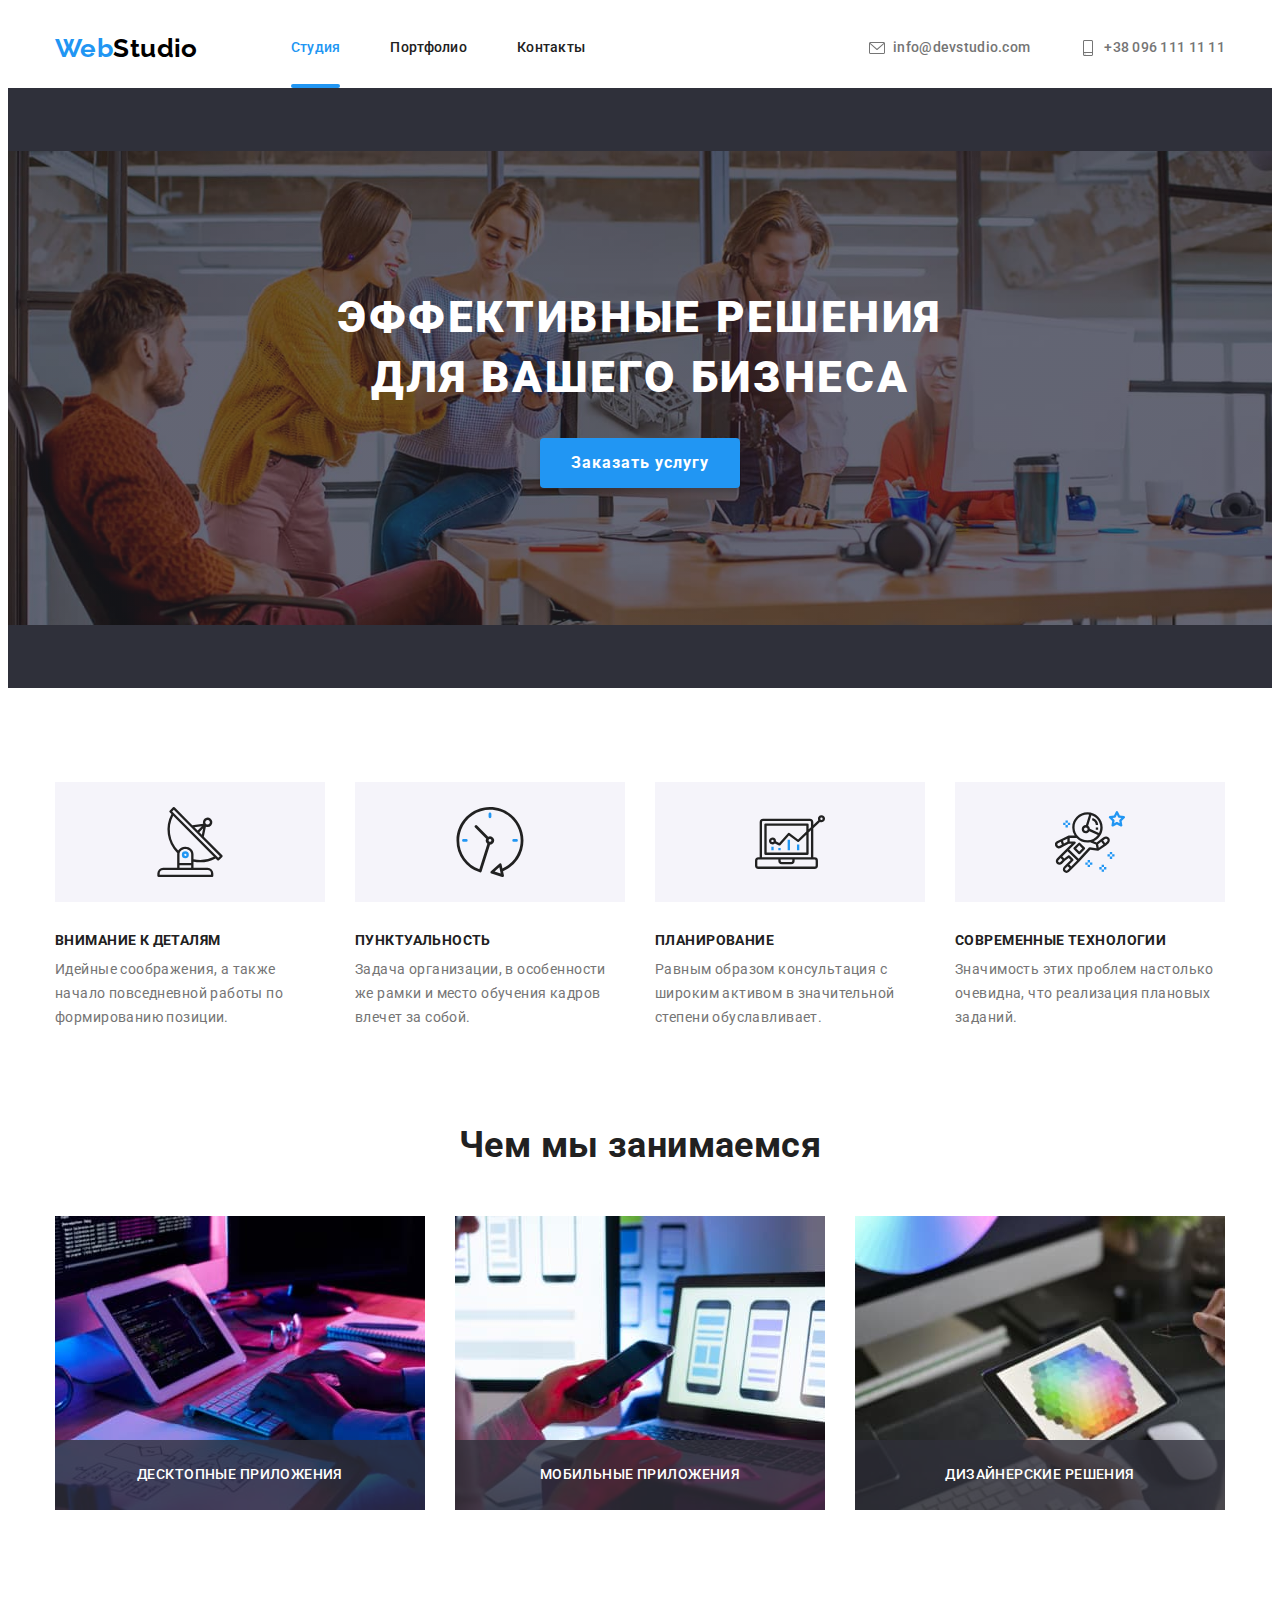
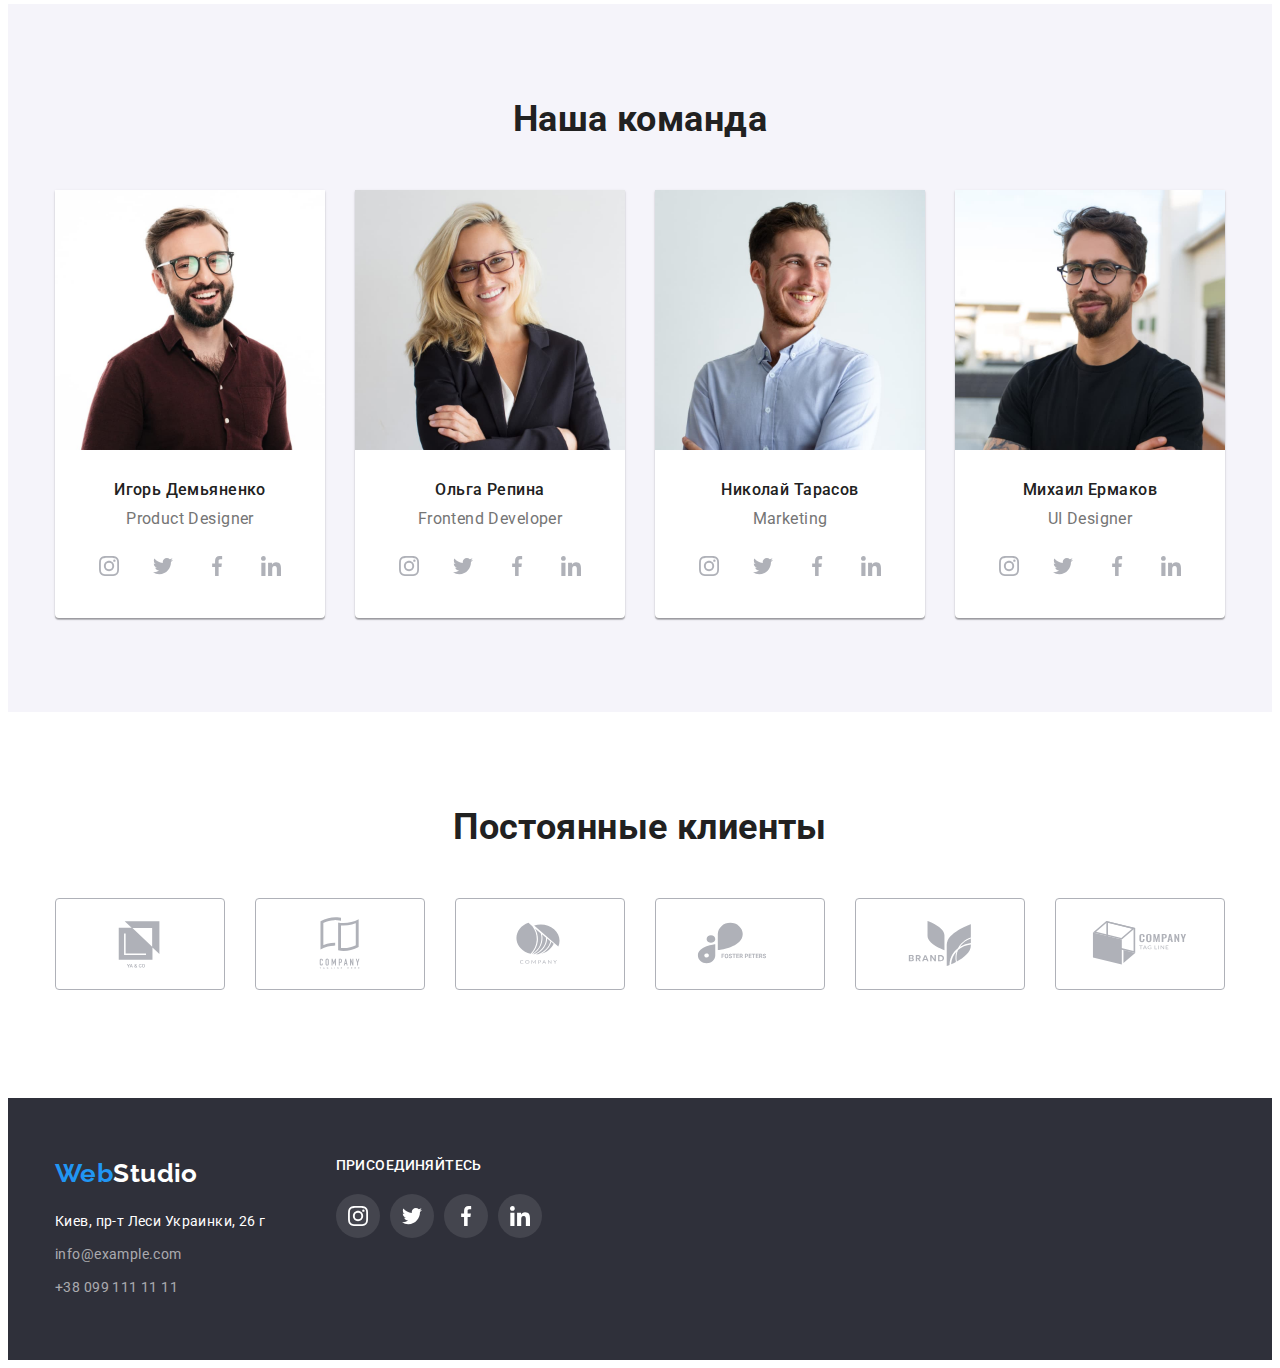
<file: index.html>
<!DOCTYPE html>
<html lang="ru">
<head>
    <meta charset="UTF-8">
    <meta http-equiv="X-UA-Compatible" content="IE=edge">
    <meta name="viewport" content="width=device-width, initial-scale=1.0">
    <title>WebStudio</title>
    <link href="https://fonts.googleapis.com/css2?family=Raleway:wght@700&family=Roboto:wght@400;500;700;900&display=swap" rel="stylesheet">
    <link rel="stylesheet" href="https://cdnjs.cloudflare.com/ajax/libs/modern-normalize/1.1.0/modern-normalize.min.css" integrity="sha512-wpPYUAdjBVSE4KJnH1VR1HeZfpl1ub8YT/NKx4PuQ5NmX2tKuGu6U/JRp5y+Y8XG2tV+wKQpNHVUX03MfMFn9Q==" crossorigin="anonymous" referrerpolicy="no-referrer" />
    <link rel="stylesheet" href="./CSS/style.css">
</head>
<body>
    <!-- Шапка -->
    <header>
        <div class="container header-body">
            <nav class="nav-body">
                <a class="logo" href="./index.html">Web<span>Studio</span></a>
                <ul class="nav-list">
                    <li class="item"><a class="link nav-link current" href="./index.html">Студия</a></li>
                    <li class="item"><a class="link nav-link" href="./portfolio.html">Портфолио</a></li>
                    <li class="item"><a class="link nav-link" href="">Контакты</a></li>
                </ul>
            </nav>
            <ul class="contact-list">
                <li class="item">
                    <a class="contact-link" href="mailto:info@devstudio.com">
                        <svg class="icon-contact-link"  width="16" height="16">
                            <use href="./images/sprite.svg#icon-envelope"></use>
                        </svg>
                    info@devstudio.com</a></li>
                <li class="item">
                    <a class="contact-link" href="tel:+380961111111">
                        <svg class="icon-contact-link"  width="16" height="16">
                            <use href="./images/sprite.svg#icon-smartphone"></use>
                        </svg>
                        +38 096 111 11 11</a></li>
            </ul>
        </div>
    </header>
    <main>
        <!-- Герой -->
        <section class="hero">
            <div class="hero-body">
                <div class="container">
                    <h1 class="hero-title">Эффективные решения для вашего бизнеса</h1>
                    <button class="hero-button" type="button" data-modal-open>Заказать услугу</button>
                </div>
            </div>
        </section>
        <!-- Особенности -->
        <section class="section">
            <div class="container">
                <h2 class="visually-hidden">Особенности</h2>
                <ul class="features-list">
                    <li class="item">
                        <div class="icon-feature">
                            <svg width="70" heihgt="70">
                                <use href="./images/sprite.svg#icon-antenna"></use>
                            </svg>
                        </div>
                        <h3 class="sub-title">Внимание к деталям</h3>
                        <p>Идейные соображения, а также начало повседневной работы по формированию позиции.</p>
                    </li>
                    <li class="item">
                        <div class="icon-feature">
                            <svg width="70" heihgt="70">
                                <use href="./images/sprite.svg#icon-clock"></use>
                            </svg>
                        </div>
                        <h3 class="sub-title">Пунктуальность</h3>
                        <p>Задача организации, в особенности же рамки и место обучения кадров влечет за собой.</p>
                    </li>
                    <li class="item">
                        <div class="icon-feature">
                            <svg width="70" heihgt="70">
                                <use href="./images/sprite.svg#icon-diagram"></use>
                            </svg>
                        </div>
                        <h3 class="sub-title">Планирование</h3>
                        <p>Равным образом консультация с широким активом в значительной степени обуславливает.</p>
                    </li>
                    <li class="item">
                        <div class="icon-feature">
                            <svg width="70" heihgt="70">
                                <use href="./images/sprite.svg#icon-astronaut"></use>
                            </svg>
                        </div>
                        <h3 class="sub-title">Современные технологии</h3>
                        <p>Значимость этих проблем настолько очевидна, что реализация плановых заданий.</p>
                    </li>
                </ul>
            </div>
        </section>
        <!-- Чем мы занимаемся -->
        <section class="section works">
            <div class="container">
            <h2 class="title">Чем мы занимаемся</h2>
            <ul class="work-list">
                <li class="work-list-item">
                    <img src="./images/box-1.jpg" alt="Десктопные приложения" width="370">
                    <p class="work-text">Десктопные приложения</p>
                </li>
                <li class="work-list-item">
                    <img src="./images/box-2.jpg" alt="Мобильные приложения" width="370">
                    <p class="work-text">Мобильные приложения</p>
                </li>
                <li class="work-list-item">
                    <img src="./images/box-3.jpg" alt="Дизайн" width="370">
                    <p class="work-text">Дизайнерские решения</p>
                </li>
            </ul>
            </div>
        </section>
        <!-- Наша команда -->
        <section class="section team">
            <div class="container">
            <h2 class="title">Наша команда</h2>
            <ul class="team-list">
                <li class="personal-card">
                    <img src="./images/img-1.jpg" alt="Фото Игорь Демьяненко" width="270">
                    <div class="card-description">
                        <h3 class="team-title">Игорь Демьяненко</h3>
                        <p class="team-position" lang="en">Product Designer</p>
                        <ul class="socio-list">
                            <li><a class="socio-link" href="https://www.instagram.com/" target="_blanc">
                                <svg class="icon-socio" width="20" height="20">
                                    <use href="./images/sprite.svg#icon-instagram"></use>
                                </svg>
                            </a>
                            </li>
                            <li><a class="socio-link" href="https://twitter.com/" target="_blanc">
                                    <svg class="icon-socio" width="20" height="20">
                                        <use href="./images/sprite.svg#icon-twitter"></use>
                                    </svg>
                                </a>
                            </li>
                            <li><a class="socio-link" href="https://www.facebook.com/" target="_blanc">
                                    <svg class="icon-socio" width="20" height="20">
                                        <use href="./images/sprite.svg#icon-facebook"></use>
                                    </svg>
                                </a>
                            </li>
                            <li><a class="socio-link" href="https://www.linkedin.com/" target="_blanc">
                                    <svg class="icon-socio" width="20" height="20">
                                        <use href="./images/sprite.svg#icon-linkedin"></use>
                                    </svg>
                                </a>
                            </li>
                        </ul>
                    </div>
                </li>
                <li class="personal-card">
                    <img src="./images/img-2.jpg" alt="Фото Ольга Репина" width="270">
                    <div class="card-description">
                        <h3 class="team-title">Ольга Репина</h3>
                        <p class="team-position" lang="en">Frontend Developer</p>
                        <ul class="socio-list">
                            <li><a class="socio-link" href="https://www.instagram.com/" target="_blanc">
                                    <svg class="icon-socio" width="20" height="20">
                                        <use href="./images/sprite.svg#icon-instagram"></use>
                                    </svg>
                                </a>
                            </li>
                            <li><a class="socio-link" href="https://twitter.com/" target="_blanc">
                                    <svg class="icon-socio" width="20" height="20">
                                        <use href="./images/sprite.svg#icon-twitter"></use>
                                    </svg>
                                </a>
                            </li>
                            <li><a class="socio-link" href="https://www.facebook.com/" target="_blanc">
                                    <svg class="icon-socio" width="20" height="20">
                                        <use href="./images/sprite.svg#icon-facebook"></use>
                                    </svg>
                                </a>
                            </li>
                            <li><a class="socio-link" href="https://www.linkedin.com/" target="_blanc">
                                    <svg class="icon-socio" width="20" height="20">
                                        <use href="./images/sprite.svg#icon-linkedin"></use>
                                    </svg>
                                </a>
                            </li>
                        </ul>
                    </div>
                </li>
                <li class="personal-card">
                    <img src="./images/img-3.jpg" alt="Фото Николай Тарасов" width="270">
                    <div class="card-description">
                        <h3 class="team-title">Николай Тарасов</h3>
                        <p class="team-position" lang="en">Marketing</p>
                        <ul class="socio-list">
                            <li><a class="socio-link" href="https://www.instagram.com/" target="_blanc">
                                    <svg class="icon-socio" width="20" height="20">
                                        <use href="./images/sprite.svg#icon-instagram"></use>
                                    </svg>
                                </a>
                            </li>
                            <li><a class="socio-link" href="https://twitter.com/" target="_blanc">
                                    <svg class="icon-socio" width="20" height="20">
                                        <use href="./images/sprite.svg#icon-twitter"></use>
                                    </svg>
                                </a>
                            </li>
                            <li><a class="socio-link" href="https://www.facebook.com/" target="_blanc">
                                    <svg class="icon-socio" width="20" height="20">
                                        <use href="./images/sprite.svg#icon-facebook"></use>
                                    </svg>
                                </a>
                            </li>
                            <li><a class="socio-link" href="https://www.linkedin.com/" target="_blanc">
                                    <svg class="icon-socio" width="20" height="20">
                                        <use href="./images/sprite.svg#icon-linkedin"></use>
                                    </svg>
                                </a>
                            </li>
                        </ul>
                    </div>
                </li>
                <li class="personal-card">
                    <img src="./images/img-4.jpg" alt="Фото Михаил Ермаков" width="270">
                    <div class="card-description">
                        <h3 class="team-title">Михаил Ермаков</h3>
                        <p class="team-position" lang="en">UI Designer</p>
                        <ul class="socio-list">
                            <li><a class="socio-link" href="https://www.instagram.com/" target="_blanc">
                                    <svg class="icon-socio" width="20" height="20">
                                        <use href="./images/sprite.svg#icon-instagram"></use>
                                    </svg>
                                </a>
                            </li>
                            <li><a class="socio-link" href="https://twitter.com/" target="_blanc">
                                    <svg class="icon-socio" width="20" height="20">
                                        <use href="./images/sprite.svg#icon-twitter"></use>
                                    </svg>
                                </a>
                            </li>
                            <li><a class="socio-link" href="https://www.facebook.com/" target="_blanc">
                                    <svg class="icon-socio" width="20" height="20">
                                        <use href="./images/sprite.svg#icon-facebook"></use>
                                    </svg>
                                </a>
                            </li>
                            <li><a class="socio-link" href="https://www.linkedin.com/" target="_blanc">
                                    <svg class="icon-socio" width="20" height="20">
                                        <use href="./images/sprite.svg#icon-linkedin"></use>
                                    </svg>
                                </a>
                            </li>
                        </ul>
                    </div>
                </li>
            </ul>
            </div>
        </section>
        <!-- Clients -->
        <section class="section clients">
            <div class="container">
                <h2 class="title">Постоянные клиенты</h2>
                <ul class="list client-list">
                    <li>
                        <a class="link client-link" href="">
                        <svg class="icon-client" width="106" height="60">
                            <use href="./images/sprite.svg#icon-logo-1"></use>
                        </svg>
                        </a>                    
                    </li>
                    <li>
                        <a class="client-link" href="">
                            <svg class="icon-client" width="106" height="60">
                                <use href="./images/sprite.svg#icon-logo-2"></use>
                            </svg>
                        </a>
                    </li>
                    <li>
                        <a class="client-link" href="">
                            <svg class="icon-client" width="106" height="60">
                                <use href="./images/sprite.svg#icon-logo-3"></use>
                            </svg>
                        </a>
                    </li>
                    <li>
                        <a class="client-link" href="">
                            <svg class="icon-client" width="106" height="60">
                                <use href="./images/sprite.svg#icon-logo-4"></use>
                            </svg>
                        </a>
                    </li>
                    <li>
                        <a class="client-link" href="">
                            <svg class="icon-client" width="106" height="60">
                                <use href="./images/sprite.svg#icon-logo-5"></use>
                            </svg>
                        </a>
                    </li>
                    <li>
                        <a class="client-link" href="">
                            <svg class="icon-client" width="106" height="60">
                                <use href="./images/sprite.svg#icon-logo-6"></use>
                            </svg>
                        </a>
                    </li>
                </ul>
            </div>

        </section>
    </main>
        <!-- Футер -->
    <footer class="footer">
        <div class="container footer-body">
            <div class="footer-address">
                <a class="logo" href="./index.html">Web<span>Studio</span></a>
                <address class="address">
                    <p class="contacts"><a class="address-link" href="https://goo.gl/maps/gmN9msgWYYtAYABk7" target="_blanc">Киев, пр-т Леси Украинки, 26 г</a></p>
                    <p class="contacts"><a class="mail-link" href="mailto:info@example.com">info@example.com</a></p>
                    <p class="contacts"><a class="tel-link" href="tel:+380991111111">+38 099 111 11 11</a></p>
                </address>
            </div>
            <div class="footer-join-us">
                <p>Присоединяйтесь</p>
                <ul class="socio-list">
                    <li><a class="socio-link" href="https://www.instagram.com/" target="_blanc">
                            <svg class="icon-socio" width="20" height="20">
                                <use href="./images/sprite.svg#icon-instagram"></use>
                            </svg>
                        </a>
                    </li>
                    <li><a class="socio-link" href="https://twitter.com/" target="_blanc">
                            <svg class="icon-socio" width="20" height="20">
                                <use href="./images/sprite.svg#icon-twitter"></use>
                            </svg>
                        </a>
                    </li>
                    <li><a class="socio-link" href="https://www.facebook.com/" target="_blanc">
                            <svg class="icon-socio" width="20" height="20">
                                <use href="./images/sprite.svg#icon-facebook"></use>
                            </svg>
                        </a>
                    </li>
                    <li><a class="socio-link" href="https://www.linkedin.com/" target="_blanc">
                            <svg class="icon-socio" width="20" height="20">
                                <use href="./images/sprite.svg#icon-linkedin"></use>
                            </svg>
                        </a>
                    </li>
                </ul>
            </div>
        </div>
    </footer>
        <!-- Модальное окно -->
    <div class="backdrop is-hidden" data-modal>
        <div class="modal">
            <button type="button" class="close-btn" data-modal-close>
                <svg width="11" height="11">
                    <use href="./images/sprite.svg#icon-close"></use>
                </svg>
            </button>
           
        </div>
    </div>

    <script src="./js/modal.js"></script>
</body>
</html>
</file>
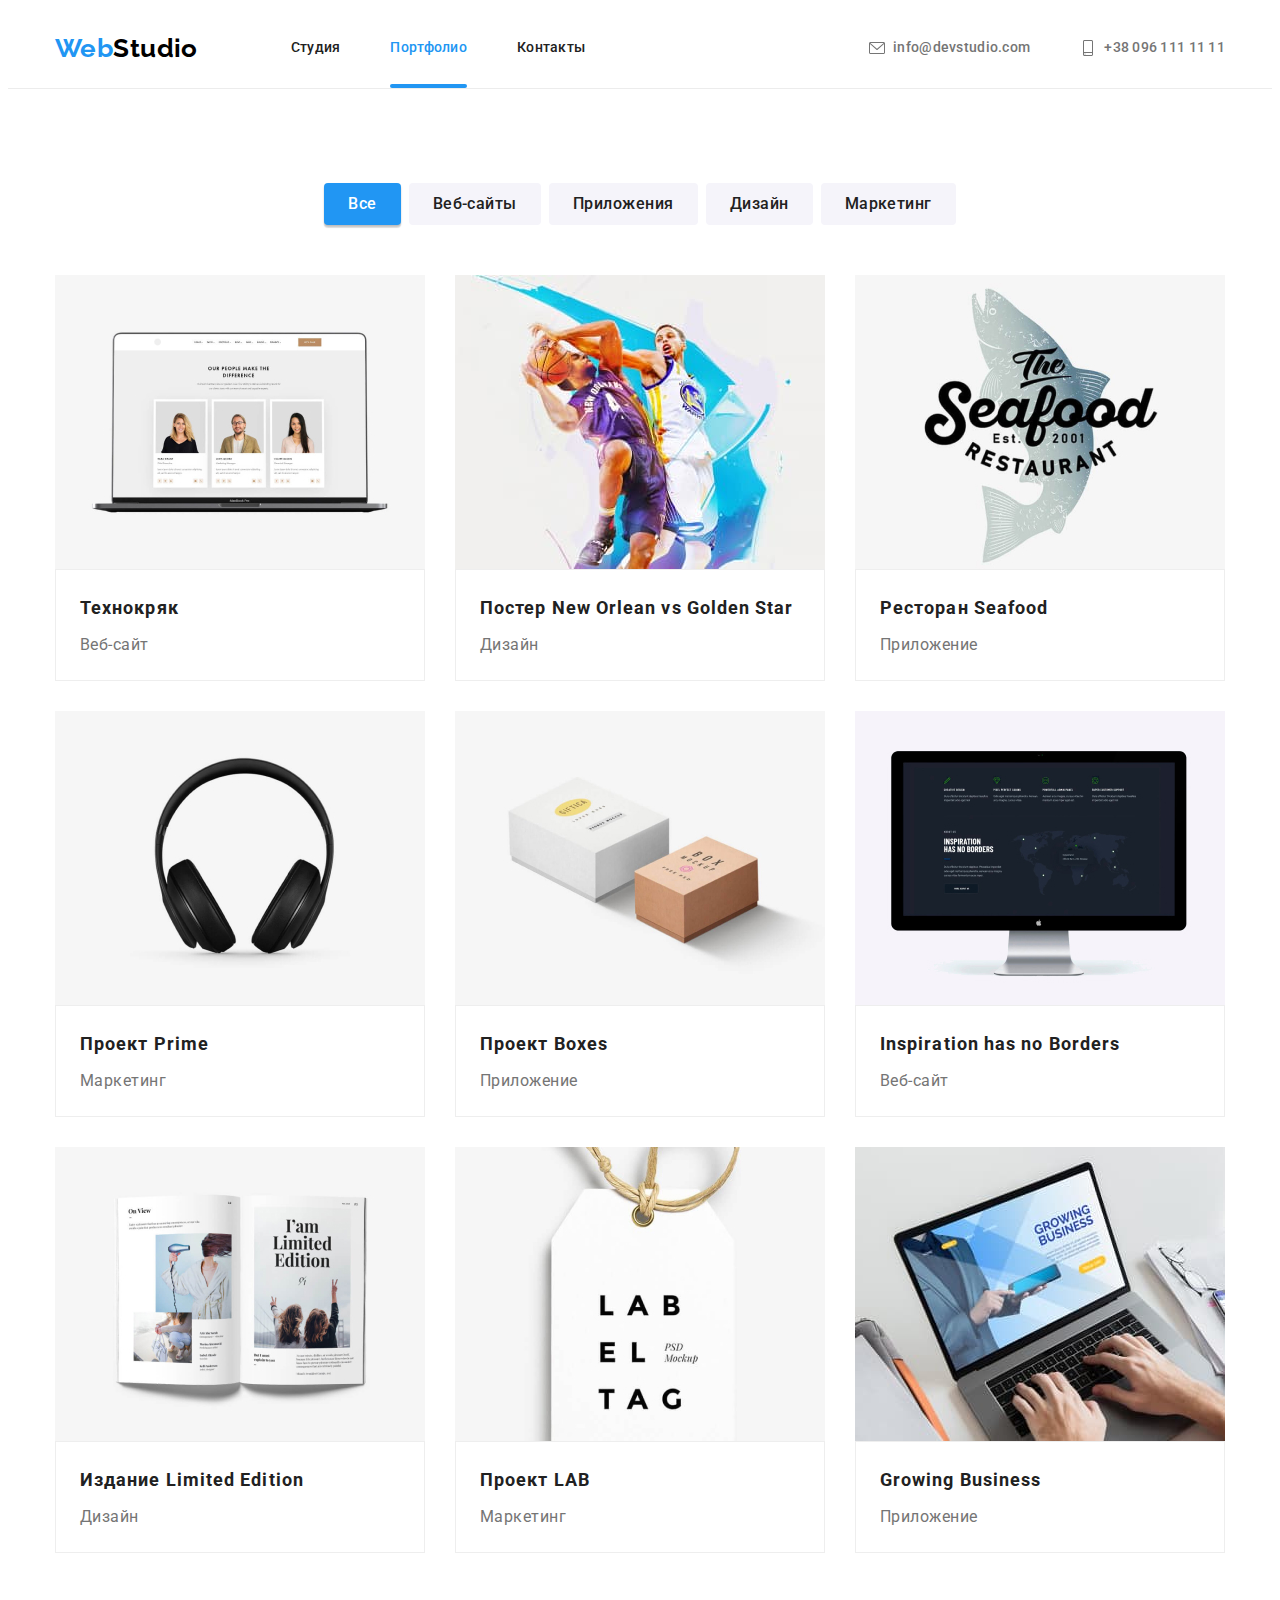
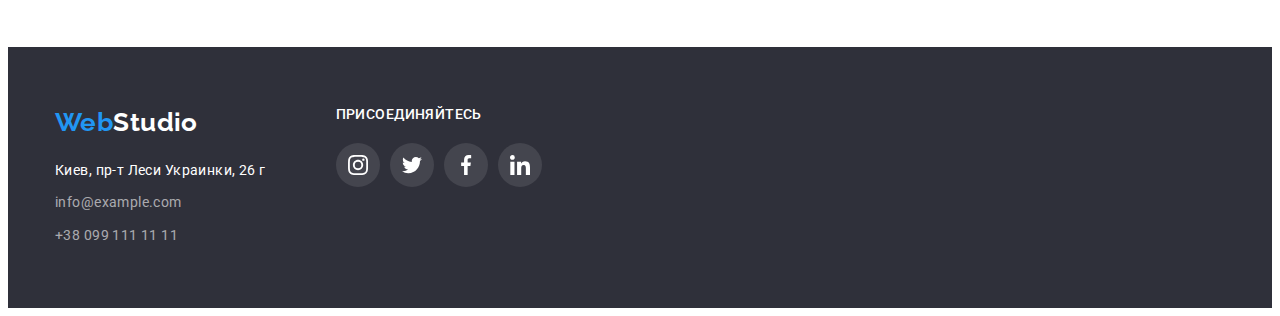
<file: portfolio.html>
<!DOCTYPE html>
<html lang="ru">

<head>
    <meta charset="UTF-8">
    <meta http-equiv="X-UA-Compatible" content="IE=edge">
    <meta name="viewport" content="width=device-width, initial-scale=1.0">
    <title>Portfolio</title>
    <link href="https://fonts.googleapis.com/css2?family=Raleway:wght@700&family=Roboto:wght@400;500;700;900&display=swap" rel="stylesheet">
    <link rel="stylesheet" href="https://cdnjs.cloudflare.com/ajax/libs/modern-normalize/1.1.0/modern-normalize.min.css" integrity="sha512-wpPYUAdjBVSE4KJnH1VR1HeZfpl1ub8YT/NKx4PuQ5NmX2tKuGu6U/JRp5y+Y8XG2tV+wKQpNHVUX03MfMFn9Q==" crossorigin="anonymous" referrerpolicy="no-referrer" />
    <link rel="stylesheet" href="./CSS/style.css">
</head>

<body>
    <!-- Шапка -->
    <header class="header">
        <div class="container header-body">
        <nav class="nav-body">
            <a class="logo" href="./index.html">Web<span>Studio</span></a>
            <ul class="nav-list">
                <li class="item"><a class="link nav-link" href="./index.html">Студия</a></li>
                <li class="item"><a class="link nav-link current" href="./portfolio.html">Портфолио</a></li>
                <li class="item"><a class="link nav-link" href="">Контакты</a></li>
            </ul>
        </nav>
        <ul class="contact-list">
            <li class="item">
                <a class="contact-link" href="mailto:info@devstudio.com">
                    <svg class="icon-contact-link" width="16" height="16">
                        <use href="./images/sprite.svg#icon-envelope"></use>
                    </svg>
                    info@devstudio.com</a>
            </li>
            <li class="item">
                <a class="contact-link" href="tel:+380961111111">
                    <svg class="icon-contact-link" width="16" height="16">
                        <use href="./images/sprite.svg#icon-smartphone"></use>
                    </svg>
                    +38 096 111 11 11</a>
            </li>
        </ul>
        </div>
    </header>
    <main>
        <section class="section">
            <div class="container">
            <ul class="portfolio-button-list">
                <li class="item"><button class="portfolio-button main" type="button">Все</button></li>
                <li class="item"><button class="portfolio-button" type="button">Веб-сайты</button></li>
                <li class="item"><button class="portfolio-button" type="button">Приложения</button></li>
                <li class="item"><button class="portfolio-button" type="button">Дизайн</button></li>
                <li class="item"><button class="portfolio-button" type="button">Маркетинг</button></li>
            </ul>
            <ul class="portfolio-list">
                <li class="item">
                    <a class="link" href="">
                        <div class="portfolio-img-and-overlay">
                            <img src="./images/portfolio-1.jpg" alt="Проект Технокряк" width="370">
                            <p class="overlay">Технокряк это современная площадка распространения коронавируса. Компании используют эту платформу для цифрового
                            шпионажа и атак на защищённые сервера конкурентов.</p>
                        </div>
                        <div class="portfolio-description">
                            <h2 class="portf-name">Технокряк</h2>
                            <p class="portf-text">Веб-сайт</p>
                        </div>
                    </a>
                </li>
                <li class="item">
                    <a class="link" href="" lang="en">
                        <div class="portfolio-img-and-overlay">
                            <img src="./images/portfolio-2.jpg" alt="Проект New Orlean" width="370">
                            <p class="overlay">Lorem ipsum dolor sit amet consectetur adipisicing elit. Accusantium laborum eos error impedit neque. Eius aliquid earum ad quod nisi illum! Vero odit nisi sit?</p>
                        </div>
                        <div class="portfolio-description">
                            <h2 class="portf-name" lang="en" >Постер New Orlean vs Golden Star</h2>
                            <p class="portf-text">Дизайн</p>
                        </div>
                    </a>
                </li>
                <li class="item">
                    <a class="link" href="" lang="en">
                        <div class="portfolio-img-and-overlay">
                            <img src="./images/portfolio-3.jpg" alt="Проект Ресторан Seafood" width="370">
                            <p class="overlay">Lorem ipsum dolor sit amet consectetur adipisicing elit. Obcaecati, suscipit, eveniet eius quas recusandae iure ullam explicabo qui officiis fugit ut dignissimos illo omnis sint nemo consequuntur voluptas magni inventore.</p>
                        </div>
                        <div class="portfolio-description">
                            <h2 class="portf-name" lang="en">Ресторан Seafood</h2>
                            <p class="portf-text">Приложение</p>
                        </div>
                    </a>
                </li>
                <li class="item">
                    <a class="link" href="" lang="en">
                        <div class="portfolio-img-and-overlay">
                            <img src="./images/portfolio-4.jpg" alt="Проект Прайм" width="370">
                            <p class="overlay">Lorem ipsum dolor sit amet consectetur adipisicing elit. Obcaecati, suscipit, eveniet eius quas.</p>
                        </div>
                        <div class="portfolio-description">
                            <h2 class="portf-name" lang="en">Проект Prime</h2>
                            <p class="portf-text">Маркетинг</p>
                        </div>
                    </a>
                </li>
                <li class="item">
                    <a class="link" href="" lang="en">
                        <div class="portfolio-img-and-overlay">
                            <img src="./images/portfolio-5.jpg" alt="Проект Boxes" width="370">
                            <p class="overlay">Lorem ipsum dolor sit amet consectetur adipisicing elit. Obcaecati, suscipit, eveniet eius quasicing elit.</p>
                        </div>
                        <div class="portfolio-description">
                            <h2 class="portf-name" lang="en">Проект Boxes</h2>
                            <p class="portf-text">Приложение</p>
                        </div>
                    </a>
                </li>
                <li class="item">
                    <a class="link" href="" lang="en">
                        <div class="portfolio-img-and-overlay">
                            <img src="./images/portfolio-6.jpg" alt="Проект Inspiration" width="370">
                            <p class="overlay">Lorem ipsum dolor sit amet consectetur adipisicing elitsit amet consectetur adipisicing elit. Obcaecati, suscipit, eveniet eius quasicing elit.</p>
                        </div>
                        <div class="portfolio-description">
                            <h2 class="portf-name" lang="en">Inspiration has no Borders</h2>
                            <p class="portf-text">Веб-сайт</p>
                        </div>
                    </a>
                </li>
                <li class="item">
                    <a class="link" href="" lang="en">
                        <div class="portfolio-img-and-overlay">
                            <img src="./images/portfolio-7.jpg" alt="Проект Limited Edition" width="370">
                            <p class="overlay">Lorem ipsum dolor sit amet consectetur adipisicing elitsit amet consectetur adipisicing elit. Obcaecati, suscipit, eveniet eius quasicing elit.</p>
                        </div>
                        <div class="portfolio-description">
                            <h2 class="portf-name" lang="en">Издание Limited Edition</h2>
                            <p class="portf-text">Дизайн</p>
                        </div>
                    </a>
                </li>
                <li class="item">
                    <a class="link" href="" lang="en">
                        <div class="portfolio-img-and-overlay">
                            <img src="./images/portfolio-8.jpg" alt="Проект LAB" width="370">
                            <p class="overlay">Lorem ipsum dolor sit amet consectetur adipisicing elitsit amet consectetur adipisicing elit. Obcaecati, suscipit, eveniet eius quasicing elit. Lorem ipsum dolor sit amet consectetur, adipisicing elit. Sint, veritatis?</p>
                        </div>
                        <div class="portfolio-description">
                            <h2 class="portf-name" lang="en">Проект LAB</h2>
                            <p class="portf-text">Маркетинг</p>
                        </div>
                    </a>
                </li>
                <li class="item">
                    <a class="link" href="" lang="en">
                        <div class="portfolio-img-and-overlay">
                            <img src="./images/portfolio-9.jpg" alt="Проект Growing Business" width="370">
                            <p class="overlay">Lorem ipsum dolor sit amet consectetur adipisicing elitsit amet consectetur adipisicing eliveritatis? Lorem ipsum, dolor sit amet consectet Lorem ipsum dolor sit amet consectetur, adipisicing elit. Aliquid, corrupti error. Dolor dolorem maxime magnam illum totam sequi facere beatae. ur adipisicing elit.</p>
                        </div>
                        <div class="portfolio-description">
                            <h2 class="portf-name" lang="en">Growing Business</h2>
                            <p class="portf-text">Приложение</p>
                        </div>
                    </a>
                </li>
            </ul>
            </div>
        </section>
    </main>
            <!-- Футер -->
    <footer class="footer">
        <div class="container footer-body">
            <div class="footer-address">
                <a class="logo" href="./index.html">Web<span>Studio</span></a>
                <address class="address">
                    <p class="contacts"><a class="address-link" href="https://goo.gl/maps/gmN9msgWYYtAYABk7"
                            target="_blanc">Киев, пр-т Леси Украинки, 26 г</a></p>
                    <p class="contacts"><a class="mail-link" href="mailto:info@example.com">info@example.com</a></p>
                    <p class="contacts"><a class="tel-link" href="tel:+380991111111">+38 099 111 11 11</a></p>
                </address>
            </div>
            <div class="footer-join-us">
                <p>Присоединяйтесь</p>
                <ul class="socio-list">
                    <li><a class="socio-link" href="https://www.instagram.com/" target="_blanc">
                            <svg class="icon-socio" width="20" height="20">
                                <use href="./images/sprite.svg#icon-instagram"></use>
                            </svg>
                        </a>
                    </li>
                    <li><a class="socio-link" href="https://twitter.com/" target="_blanc">
                            <svg class="icon-socio" width="20" height="20">
                                <use href="./images/sprite.svg#icon-twitter"></use>
                            </svg>
                        </a>
                    </li>
                    <li><a class="socio-link" href="https://www.facebook.com/" target="_blanc">
                            <svg class="icon-socio" width="20" height="20">
                                <use href="./images/sprite.svg#icon-facebook"></use>
                            </svg>
                        </a>
                    </li>
                    <li><a class="socio-link" href="https://www.linkedin.com/" target="_blanc">
                            <svg class="icon-socio" width="20" height="20">
                                <use href="./images/sprite.svg#icon-linkedin"></use>
                            </svg>
                        </a>
                    </li>
                </ul>
            </div>
        </div>
    </footer>
</body>
</html>
</file>
<file: CSS/style.css>
:root {
  --title-color: #212121;
  --text-color: #757575;
  --accent-color: #2196f3;
  --bgd-dark: #2f303a;
  --bgd-grey: #f5f4fa;
  --bgd-light: #ffffff;
  --icon-color: #afb1b8;
  --tr-duration: 250ms;
  --tr-function: cubic-bezier(0.4, 0, 0.2, 1);
}
body {
  font-family: 'Roboto', sans-serif;
  font-size: 14px;
  line-height: 1.71;
  letter-spacing: 0.03em;
  color: var(--text-color);
  background-color: var(--bgd-light);
}
html {
  box-sizing: border-box;
}
*,
::before,
::after {
  box-sizing: inherit;
}
h1,
h2,
h3,
p {
  margin: 0;
}
img {
  display: block;
}
ul {
  padding: 0;
  list-style: none;
}
.link {
  text-decoration: none;
  display: inline-block;
}
.container {
  width: 1200px;
  padding: 0 15px;
  margin: 0 auto;
}
.nav-list,
.contact-list,
.features-list,
.work-list,
.team-list,
.portfolio-button-list,
.portfolio-list {
  list-style-type: none;
  margin: 0;
  padding: 0;
}

/* Header */
.header {
  border-bottom: 1px solid #ececec;
}
.header-body {
  display: flex;
  align-items: center;
}
.logo {
  font-family: Raleway;
  font-weight: 700;
  font-size: 26px;
  line-height: 1.19;
  color: var(--accent-color);
  text-decoration: none;
}
.logo span {
  color: #000000;
}

/* Navigation */
.nav-body {
  display: flex;
  align-items: center;
}
.nav-list {
  display: flex;
  margin-left: 93px;
}
.nav-list .item:not(:last-child),
.contact-list .item:not(:last-child) {
  margin-right: 50px;
}
.contact-list {
  display: flex;
  margin-left: auto;
  align-items: center;
}
.nav-link {
  font-weight: 500;
  line-height: 1.14;
  letter-spacing: 0.02em;
  color: var(--title-color);

  padding-top: 32px;
  padding-bottom: 32px;

  transition: color var(--tr-duration) var(--tr-function);
}
.contact-link {
  font-weight: 500;
  letter-spacing: 0.02em;
  color: var(--text-color);
  text-decoration: none;

  display: inline-flex;
  align-items: center;
  padding-top: 28px;
  padding-bottom: 28px;

  transition: color var(--tr-duration) var(--tr-function);
}
.contact-list .item {
  display: inline-flex;
  align-items: center;
}

.nav-link:hover,
.nav-link:focus,
.contact-link:hover,
.contact-link:focus,
.current {
  color: var(--accent-color);
}
.current {
  position: relative;
}
.current::after {
  position: absolute;
  left: 0;
  bottom: 0;
  content: '';
  display: inline-block;
  width: 100%;
  height: 4px;
  background-color: var(--accent-color);
  border-radius: 2px;
}
.icon-contact-link {
  margin-right: 8px;
  fill: currentColor;
}

/* Hero */
.hero {
  background-color: var(--bgd-dark);
  text-align: center;
}
.hero-body {
  padding-top: 200px;
  padding-bottom: 200px;
  margin: 0 auto;
  max-width: 1600px;
  height: 600px;
  background-image: linear-gradient(to right, rgba(47, 48, 58, 0.4), rgba(47, 48, 58, 0.4)),
    url(../images/hero-img.jpg);
  background-repeat: no-repeat;
  background-size: contain;
  background-position: center;
}
.hero-title {
  font-weight: 900;
  font-size: 44px;
  line-height: 1.36;
  text-align: center;
  letter-spacing: 0.06em;
  text-transform: uppercase;
  color: var(--bgd-light);

  width: 696px;
  margin: 0 auto 30px auto;
}
.hero-button {
  font-family: Roboto, sans-serif;
  font-weight: 700;
  font-size: 16px;
  line-height: 1.87;
  text-align: center;
  letter-spacing: 0.06em;
  color: var(--bgd-light);
  background-color: var(--accent-color);
  cursor: pointer;
  width: 200px;
  height: 50px;
  box-shadow: 0px 4px 4px rgba(0, 0, 0, 0.15);
  border-radius: 4px;
  border-color: transparent;
}
.hero-button:hover,
.hero-button:focus {
  color: var(--title-color);
  background-color: var(--bgd-grey);
}
/* Особенности */
.section {
  padding-top: 94px;
  padding-bottom: 94px;
}
.visually-hidden {
  position: absolute;
  width: 1px;
  height: 1px;
  margin: -1px;
  border: 0;
  padding: 0;

  white-space: nowrap;
  clip-path: inset(100%);
  clip: rect(0 0 0 0);
  overflow: hidden;
}
.features-list {
  display: flex;
}
.features-list .item {
  width: calc((100% -90px) / 4);
  margin-right: 30px;
}
.features-list .item:last-child {
  margin-right: 0;
}
.icon-feature {
  background-color: #f5f4fa;
  width: 270px;
  height: 120px;
  display: flex;
  justify-content: center;
  align-items: center;
}
.sub-title {
  font-weight: 700;
  font-size: 14px;
  line-height: 16px;
  letter-spacing: 0.03em;
  text-transform: uppercase;
  color: var(--title-color);
  margin-top: 30px;
  margin-bottom: 10px;
}

/* Чем мы занимаемся */
/* Наша команда */
.works {
  padding-top: 0;
}
.title {
  font-weight: 700;
  font-size: 36px;
  line-height: 1.17;
  text-align: center;
  color: var(--title-color);
  margin-bottom: 50px;
}
.work-list {
  display: flex;
  justify-content: space-between;
}
.work-list-item {
  position: relative;
}
.work-text {
  position: absolute;
  bottom: 0;

  display: flex;
  justify-content: center;
  align-items: center;
  width: 100%;
  height: 70px;

  font-weight: 500;
  font-size: 14px;
  line-height: 1.14;
  text-transform: uppercase;
  color: var(--bgd-light);
  background: rgba(47, 48, 58, 0.8);
}
.team {
  background-color: var(--bgd-grey);
}
.team-list {
  display: flex;
  justify-content: space-between;
}
.personal-card {
  background-color: var(--bgd-light);
  box-shadow: 0px 1px 3px rgba(0, 0, 0, 0.12), 0px 1px 1px rgba(0, 0, 0, 0.14),
    0px 2px 1px rgba(0, 0, 0, 0.2);
  border-radius: 0px 0px 4px 4px;
}
.card-description {
  padding: 30px 0;
}
.team-title {
  font-weight: 500;
  font-size: 16px;
  line-height: 1.19;
  color: var(--title-color);
  text-align: center;
  margin-bottom: 10px;
}

.team-position {
  font-size: 16px;
  line-height: 1.19;
  text-align: center;
  margin-bottom: 16px;
}
.socio-list {
  list-style: none;
  display: flex;
  justify-content: space-between;
  width: 206px;
  margin: 0 auto;
}
.socio-link {
  width: 44px;
  height: 44px;
  border-radius: 50%;
  display: inline-flex;
  justify-content: center;
  align-items: center;
  color: var(--icon-color);
  transition: background-color var(--tr-duration) var(--tr-function),
    color var(--tr-duration) var(--tr-function);
}
.socio-link:hover,
.socio-link:focus {
  background-color: var(--accent-color);
  color: var(--bgd-light);
}
.icon-socio {
  fill: currentColor;
}

/* Клиенты */

.client-list {
  display: flex;
  justify-content: space-between;
}
.client-link {
  display: flex;
  justify-content: center;
  align-items: center;
  width: 170px;
  height: 92px;
  border: 1px solid #afb1b8;
  border-radius: 4px;
  color: var(--icon-color);
  transition: border-color var(--tr-duration) var(--tr-function),
    color var(--tr-duration) var(--tr-function);
}
.client-link:hover,
.client-link:focus {
  border-color: var(--accent-color);
  color: var(--accent-color);
}
.icon-client {
  fill: currentColor;
}

/* Footer */
.footer {
  color: var(--bgd-light);
  background-color: var(--bgd-dark);
  padding-top: 60px;
  padding-bottom: 60px;
}
.footer-body {
  display: flex;
}
.address {
  margin-top: 20px;
}
.address-link {
  color: var(--bgd-light);
  font-style: normal;
  text-decoration: none;
  transition: color var(--tr-duration) var(--tr-function);
}
.mail-link,
.tel-link {
  color: rgba(255, 255, 255, 0.6);
  font-style: normal;
  text-decoration: none;
  transition: color var(--tr-duration) var(--tr-function);
}
.address-link:hover,
.address-link:focus,
.mail-link:hover,
.mail-link:focus,
.tel-link:hover,
.tel-link:focus {
  color: var(--accent-color);
}
.address .contacts:not(:last-child) {
  margin-bottom: 9px;
}
.footer .logo span {
  color: var(--bgd-light);
}
.footer-join-us {
  font-weight: 500;
  font-size: 14px;
  line-height: 1.14;
  text-transform: uppercase;

  margin-left: 70px;
}
.footer .socio-list {
  margin-top: 20px;
}
.footer .socio-link {
  background-color: rgba(255, 255, 255, 0.1);
  color: var(--bgd-light);
  transition: background-color var(--tr-duration) var(--tr-function);
}
.footer .socio-link:hover,
.footer .socio-link:focus {
  background-color: var(--accent-color);
}
/* Portfolio */

.portfolio-button {
  font-family: Roboto, sans-serif;
  font-weight: 500;
  font-size: 16px;
  line-height: 1.62;
  text-align: center;
  letter-spacing: 0.03em;
  color: var(--title-color);
  background-color: var(--bgd-grey);
  cursor: pointer;
  border-radius: 4px;
  border-color: transparent;
  padding: 6px 22px;
  transition: background-color var(--tr-duration) var(--tr-function),
    color var(--tr-duration) var(--tr-function), box-shadow var(--tr-duration) var(--tr-function);
}
.portfolio-button.main {
  color: var(--bgd-light);
  background-color: var(--accent-color);
  box-shadow: 0px 3px 1px rgba(0, 0, 0, 0.1), 0px 1px 2px rgba(0, 0, 0, 0.08),
    0px 2px 2px rgba(0, 0, 0, 0.12);
}
.portfolio-button:hover,
.portfolio-button:focus {
  color: var(--bgd-light);
  background-color: var(--accent-color);
  box-shadow: 0px 3px 1px rgba(0, 0, 0, 0.1), 0px 1px 2px rgba(0, 0, 0, 0.08),
    0px 2px 2px rgba(0, 0, 0, 0.12);
}
.portfolio-button-list .item:not(:last-child) {
  margin-right: 8px;
}
.portfolio-button-list {
  display: flex;
  justify-content: center;
}
.portfolio-list {
  display: flex;
  flex-wrap: wrap;
  margin-top: 50px;
}
.portfolio-list .item {
  margin-right: 30px;
  margin-bottom: 30px;
  width: 370px;
}
.portfolio-list .link {
  transition: box-shadow var(--tr-duration) var(--tr-function);
}
.portfolio-list .link:hover,
.portfolio-list .link:focus {
  box-shadow: 0px 1px 1px rgba(0, 0, 0, 0.12), 0px 4px 4px rgba(0, 0, 0, 0.06),
    1px 4px 6px rgba(0, 0, 0, 0.16);
}
.portfolio-list .item:nth-child(3n) {
  margin-right: 0;
}
.portfolio-list .item:nth-last-child(-n + 3) {
  margin-bottom: 0;
}
.portfolio-img-and-overlay {
  position: relative;
  overflow: hidden;
}
.overlay {
  position: absolute;
  top: 0;
  left: 0;
  transform: translateY(101%);
  transition: transform var(--tr-duration) var(--tr-function);

  display: flex;
  align-items: center;

  width: 100%;
  height: 100%;
  padding: 24px;

  font-size: 18px;
  line-height: 1.56;
  color: var(--bgd-light);
  background-color: rgba(33, 150, 243, 0.9);
  overflow: hidden;
}
.portfolio-list .link:hover .overlay,
.portfolio-list .link:focus .overlay {
  transform: translateY(0);
}
.portfolio-description {
  padding: 20px 24px 20px 24px;
  border: 1px solid #eeeeee;
}
.portf-name {
  font-weight: 700;
  font-size: 18px;
  line-height: 2;
  letter-spacing: 0.06em;
  color: var(--title-color);
  margin-bottom: 4px;
}
.portf-text {
  font-size: 16px;
  line-height: 1.87;
  letter-spacing: 0.03em;
  color: var(--text-color);
}
/* Модальное окно */
.backdrop {
  position: fixed;
  top: 0;
  left: 0;

  display: flex;
  justify-content: center;
  align-items: center;

  width: 100%;
  height: 100%;

  visibility: 1;
  opacity: 1;
  background-color: rgba(0, 0, 0, 0.1);
  transition: opacity 500ms var(--tr-function);
}
.is-hidden {
  visibility: 0;
  opacity: 0;
  pointer-events: none;
}
.modal {
  position: absolute;
  width: 528px;
  height: 581px;
  transform: scale(1) rotate(0deg);
  transition: transform 500ms var(--tr-function);
  background-color: var(--bgd-light);
  box-shadow: 0px 1px 3px rgba(0, 0, 0, 0.12), 0px 1px 1px rgba(0, 0, 0, 0.14),
    0px 2px 1px rgba(0, 0, 0, 0.2);
  border-radius: 4px;
}
.backdrop.is-hidden .modal {
  transform: scale(0) rotate(90deg);
}
.close-btn {
  position: absolute;
  top: 8px;
  right: 8px;
  display: flex;
  justify-content: center;
  align-items: center;

  width: 30px;
  height: 30px;

  border-radius: 50%;
  border: 1px solid rgba(0, 0, 0, 0.1);
  background-color: var(--bgd-light);
  transition: background-color var(--tr-duration) var(--tr-function),
    fill var(--tr-duration) var(--tr-function);
}
.close-btn:hover,
.close-btn:focus {
  background-color: var(--accent-color);
  fill: white;
}
</file>
